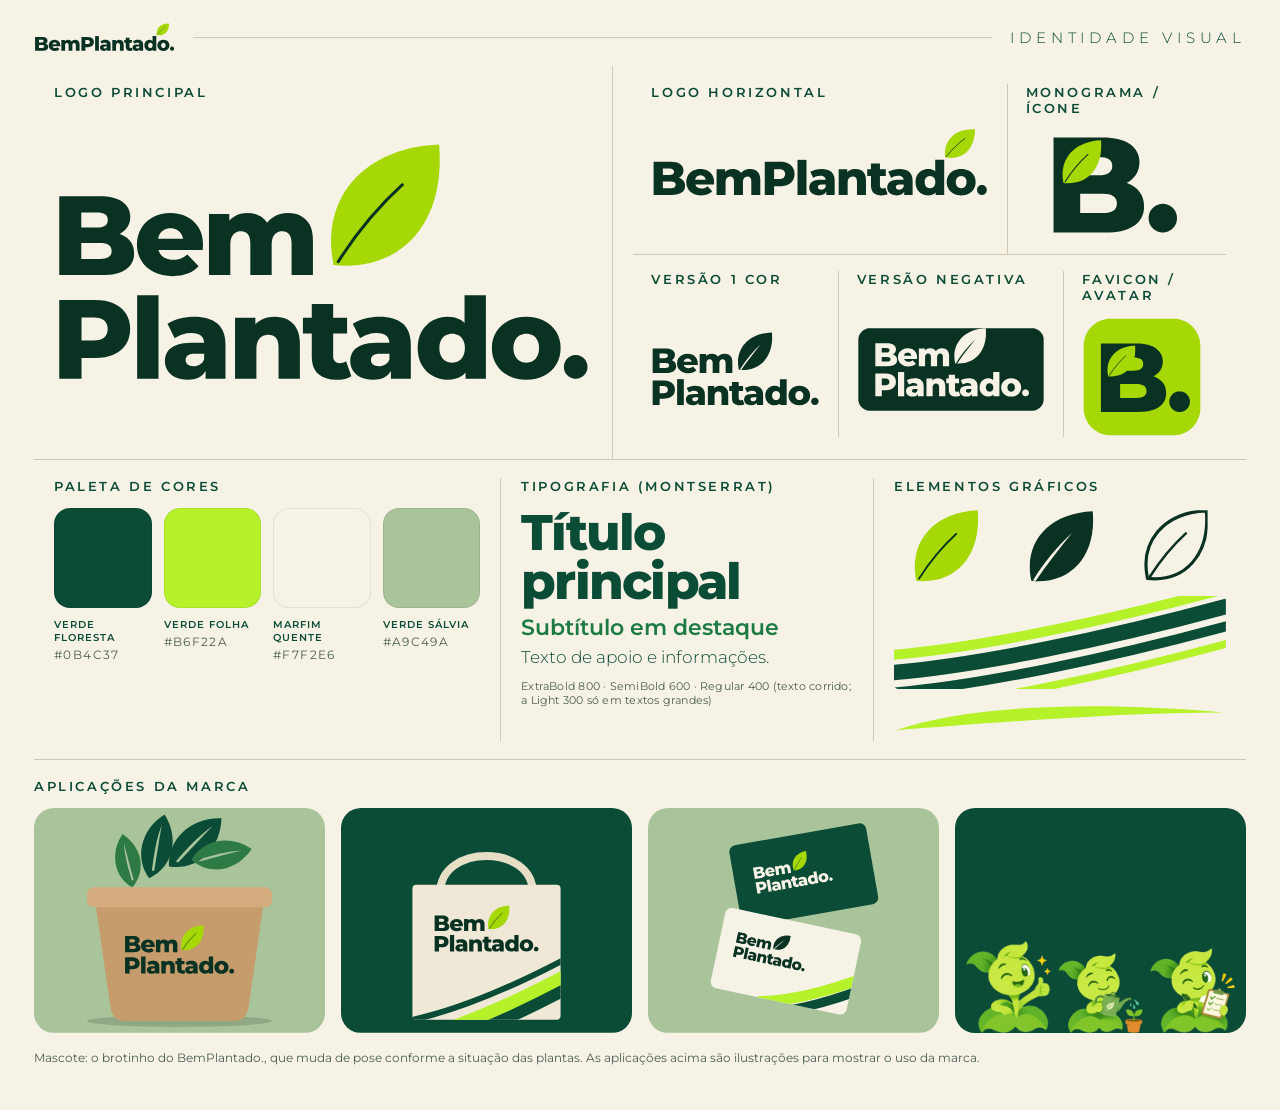
<file: static/paginas/identidade.html>
<!doctype html>
<html lang="pt-BR">
<head>
  <meta charset="utf-8">
  <meta name="viewport" content="width=device-width, initial-scale=1">
  <title>BemPlantado. · Identidade visual</title>
  <base href="/static/">
  <link rel="icon" type="image/svg+xml" href="/static/marca/favicon.svg">
  <link href="https://fonts.googleapis.com/css2?family=Montserrat:wght@300;400;500;600;800&display=swap" rel="stylesheet">
  <style>
    @page { size: 1448px 1150px; margin: 0; }
    :root { --floresta: #0B4C37; --folha: #B6F22A; --marfim: #F7F2E6; --salvia: #A9C49A; --linha: #cfc9b6; --tinta-suave: #4a5d52; }
    * { box-sizing: border-box; -webkit-print-color-adjust: exact; print-color-adjust: exact; }
    body { margin: 0; background: var(--marfim); color: var(--floresta); font-family: 'Montserrat', system-ui, sans-serif; }
    .quadro { max-width: 1448px; margin: 0 auto; padding: 22px 34px 34px; }
    h2 { font-size: 13px; letter-spacing: .2em; text-transform: uppercase; font-weight: 600; margin: 0 0 14px; }
    .topo { display: flex; align-items: center; gap: 18px; padding-bottom: 14px; }
    .topo img { height: 30px; }
    .topo hr { flex: 1; border: 0; border-top: 1px solid var(--linha); margin: 0; }
    .topo span { letter-spacing: .32em; font-weight: 300; font-size: 15px; text-transform: uppercase; }
    .grade1 { display: grid; grid-template-columns: 1.05fr 1.15fr; border-bottom: 1px solid var(--linha); }
    .col { padding: 18px 20px 22px; }
    .col + .col { border-left: 1px solid var(--linha); }
    .principal img { width: 100%; max-width: 560px; display: block; margin: 40px 0 10px; }
    .dupla { display: grid; grid-template-columns: 1.7fr 1fr; gap: 0; border-bottom: 1px solid var(--linha); }
    .dupla > div { padding: 0 18px 18px; }
    .dupla > div + div { border-left: 1px solid var(--linha); }
    .dupla img { max-width: 100%; display: block; }
    .horizontal img { width: 100%; margin-top: 26px; }
    .mono img { width: 130px; margin: 18px 0 0 24px; }
    .trio { display: grid; grid-template-columns: 1fr 1.1fr .8fr; padding-top: 16px; }
    .trio > div { padding: 0 18px; display: flex; flex-direction: column; justify-content: space-between; }
    .trio > div + div { border-left: 1px solid var(--linha); }
    .trio .logo-box { flex: 1; display: flex; align-items: center; }
    .trio img { max-width: 100%; display: block; }
    .grade2 { display: grid; grid-template-columns: 1.25fr 1fr 1fr; border-bottom: 1px solid var(--linha); padding: 18px 0; }
    .grade2 > div { padding: 0 20px; }
    .grade2 > div + div { border-left: 1px solid var(--linha); }
    .cores { display: grid; grid-template-columns: repeat(4, 1fr); gap: 12px; }
    .cor .amostra { height: 100px; border-radius: 16px; border: 1px solid rgba(0,0,0,.08); }
    .cor b { display: block; font-size: 10px; letter-spacing: .1em; text-transform: uppercase; font-weight: 600; margin-top: 10px; }
    .cor span { font-size: 11.5px; letter-spacing: .12em; color: var(--tinta-suave); }
    .tipo .t1 { font-weight: 800; font-size: 50px; line-height: .98; letter-spacing: -.035em; margin: 0 0 8px; }
    .tipo .t2 { font-weight: 600; font-size: 22px; color: #1c7a43; margin: 0 0 6px; }
    .tipo .t3 { font-weight: 300; font-size: 17px; margin: 0; }
    .tipo .nota { font-size: 11px; color: var(--tinta-suave); margin-top: 12px; letter-spacing: .02em; font-weight: 400; }
    .elementos { display: grid; grid-template-columns: repeat(3, 1fr); gap: 8px 14px; align-items: center; }
    .elementos img { width: 76px; justify-self: center; }
    .elementos svg { width: 100%; }
    .elementos .largo { grid-column: 1 / -1; }
    .apps { padding-top: 18px; }
    .apps .linha { display: grid; grid-template-columns: repeat(4, 1fr); gap: 16px; }
    .apps svg, .apps .mascote { width: 100%; height: auto; border-radius: 20px; display: block; }
    .apps .mascote { background: var(--floresta); aspect-ratio: 440 / 340; display: flex; align-items: flex-end; justify-content: space-around; padding: 14px 8px 0; overflow: hidden; }
    .apps .mascote img { width: 31%; height: auto; }
    .rodape { margin-top: 18px; font-size: 11.5px; color: var(--tinta-suave); font-weight: 400; }
    @media screen and (max-width: 1000px) {
      .grade1, .dupla, .trio, .grade2, .apps .linha { grid-template-columns: 1fr; }
      .col + .col, .dupla > div + div, .trio > div + div, .grade2 > div + div { border-left: 0; border-top: 1px solid var(--linha); padding-top: 16px; margin-top: 16px; }
    }
  </style>
</head>
<body>
<div class="quadro">
  <div class="topo"><img src="/static/marca/logo-horizontal.svg" alt="BemPlantado."><hr><span>Identidade visual</span></div>

  <div class="grade1">
    <div class="col principal">
      <h2>Logo principal</h2>
      <img src="/static/marca/logo-principal.svg" alt="Logo principal do BemPlantado.">
    </div>
    <div class="col">
      <div class="dupla">
        <div class="horizontal"><h2>Logo horizontal</h2><img src="/static/marca/logo-horizontal.svg" alt="Logo horizontal"></div>
        <div class="mono"><h2>Monograma / ícone</h2><img src="/static/marca/monograma.svg" alt="Monograma B."></div>
      </div>
      <div class="trio">
        <div><h2>Versão 1 cor</h2><div class="logo-box"><img src="/static/marca/logo-1cor.svg" alt="Logo em uma cor"></div></div>
        <div><h2>Versão negativa</h2><div class="logo-box"><img src="/static/marca/logo-negativa.svg" alt="Logo negativa"></div></div>
        <div><h2>Favicon / avatar</h2><div class="logo-box"><img src="/static/marca/favicon.svg" alt="Favicon" style="width:120px"></div></div>
      </div>
    </div>
  </div>

  <div class="grade2">
    <div>
      <h2>Paleta de cores</h2>
      <div class="cores">
        <div class="cor"><div class="amostra" style="background:#0B4C37"></div><b>Verde floresta</b><span>#0B4C37</span></div>
        <div class="cor"><div class="amostra" style="background:#B6F22A"></div><b>Verde folha</b><span>#B6F22A</span></div>
        <div class="cor"><div class="amostra" style="background:#F7F2E6"></div><b>Marfim quente</b><span>#F7F2E6</span></div>
        <div class="cor"><div class="amostra" style="background:#A9C49A"></div><b>Verde sálvia</b><span>#A9C49A</span></div>
      </div>
    </div>
    <div class="tipo">
      <h2>Tipografia (Montserrat)</h2>
      <p class="t1">Título<br>principal</p>
      <p class="t2">Subtítulo em destaque</p>
      <p class="t3">Texto de apoio e informações.</p>
      <p class="nota">ExtraBold 800 · SemiBold 600 · Regular 400 (texto corrido; a Light 300 só em textos grandes)</p>
    </div>
    <div>
      <h2>Elementos gráficos</h2>
      <div class="elementos">
        <img src="/static/marca/elemento-folha-lima.svg" alt="">
        <img src="/static/marca/elemento-folha-floresta.svg" alt="">
        <img src="/static/marca/elemento-folha-contorno.svg" alt="">
        <svg class="largo" viewBox="0 0 300 84" aria-hidden="true">
          <defs><clipPath id="cp"><rect width="300" height="84" rx="4"/></clipPath></defs>
          <g clip-path="url(#cp)" fill="none">
            <path d="M-10 70C70 64 190 40 320 4" stroke="#0B4C37" stroke-width="14"/>
            <path d="M-10 54C70 48 190 24 320 -12" stroke="#B6F22A" stroke-width="9"/>
            <path d="M-10 88C70 82 190 58 320 22" stroke="#0B4C37" stroke-width="9"/>
            <path d="M-10 104C70 98 190 74 320 38" stroke="#B6F22A" stroke-width="7"/>
          </g>
        </svg>
        <svg class="largo" viewBox="0 0 300 40" aria-hidden="true"><path d="M2 30C70 6 190 4 298 14C200 14 80 24 2 30Z" fill="#B6F22A"/></svg>
      </div>
    </div>
  </div>

  <div class="apps">
    <h2>Aplicações da marca</h2>
    <div class="linha">
      <!-- vaso -->
      <svg viewBox="0 0 440 340" role="img" aria-label="Vaso de papel kraft com a logo">
        <defs><symbol id="f" viewBox="0 0 100 110"><path fill="currentColor" fill-rule="evenodd" d="M4 108C-4 56 36 6 98 2C102 64 62 110 4 108ZM17 96C38 66 58 40 82 19C60 47 40 74 21 99Z"/></symbol></defs>
        <rect width="440" height="340" rx="22" fill="#A9C49A"/>
        <g color="#0B4C37"><use href="#f" x="150" y="20" width="70" height="77" transform="rotate(-28 185 58)"/><use href="#f" x="205" y="10" width="76" height="84" transform="rotate(6 243 52)"/></g>
        <g color="#2d7a45"><use href="#f" x="250" y="34" width="66" height="72" transform="rotate(38 283 70)"/><use href="#f" x="112" y="48" width="58" height="64" transform="rotate(-52 141 80)"/></g>
        <ellipse cx="220" cy="322" rx="140" ry="9" fill="rgba(0,0,0,.14)"/>
        <path d="M92 138H348L324 304Q320 322 302 322H138Q120 322 116 304Z" fill="#C69C6D"/>
        <rect x="80" y="120" width="280" height="30" rx="10" fill="#D3AB7C"/>
        <image href="/static/marca/logo-principal.svg" x="136" y="176" width="168"/>
      </svg>
      <!-- sacola -->
      <svg viewBox="0 0 440 340" role="img" aria-label="Sacola de tecido com a logo">
        <rect width="440" height="340" rx="22" fill="#0B4C37"/>
        <path d="M150 128C150 54 290 54 290 128" fill="none" stroke="#E7DEC6" stroke-width="12" stroke-linecap="round"/>
        <rect x="108" y="116" width="224" height="204" rx="6" fill="#EFE8D6"/>
        <defs><clipPath id="sac"><rect x="108" y="116" width="224" height="204" rx="6"/></clipPath></defs>
        <g clip-path="url(#sac)" fill="none">
          <path d="M100 352C150 340 230 312 340 254" stroke="#B6F22A" stroke-width="20"/>
          <path d="M100 372C150 360 230 332 340 274" stroke="#0B4C37" stroke-width="18"/>
          <path d="M100 322C150 312 230 286 340 228" stroke="#0B4C37" stroke-width="9"/>
        </g>
        <image href="/static/marca/logo-principal.svg" x="140" y="146" width="160"/>
      </svg>
      <!-- cartões -->
      <svg viewBox="0 0 440 340" role="img" aria-label="Cartões de visita">
        <rect width="440" height="340" rx="22" fill="#A9C49A"/>
        <g transform="rotate(-10 230 110)"><rect x="132" y="40" width="210" height="124" rx="10" fill="#0B4C37"/><image href="/static/marca/logo-claro.svg" x="162" y="66" width="118"/></g>
        <g transform="rotate(12 210 230)"><rect x="104" y="170" width="210" height="124" rx="10" fill="#F7F2E6"/>
          <clipPath id="car"><rect x="104" y="170" width="210" height="124" rx="10"/></clipPath>
          <g clip-path="url(#car)" fill="none"><path d="M180 300C220 292 270 270 330 232" stroke="#B6F22A" stroke-width="16"/><path d="M180 318C220 310 270 288 330 250" stroke="#0B4C37" stroke-width="14"/></g>
          <image href="/static/marca/logo-1cor.svg" x="128" y="192" width="112"/></g>
      </svg>
      <!-- mascote -->
      <div class="mascote" role="img" aria-label="Mascote do BemPlantado.">
        <img src="/static/mascote/joinha.webp" alt=""><img src="/static/mascote/regador.webp" alt=""><img src="/static/mascote/prancheta.webp" alt="">
      </div>
    </div>
    <p class="rodape">Mascote: o brotinho do BemPlantado., que muda de pose conforme a situação das plantas. As aplicações acima são ilustrações para mostrar o uso da marca.</p>
  </div>
</div>
</body>
</html>
</file>
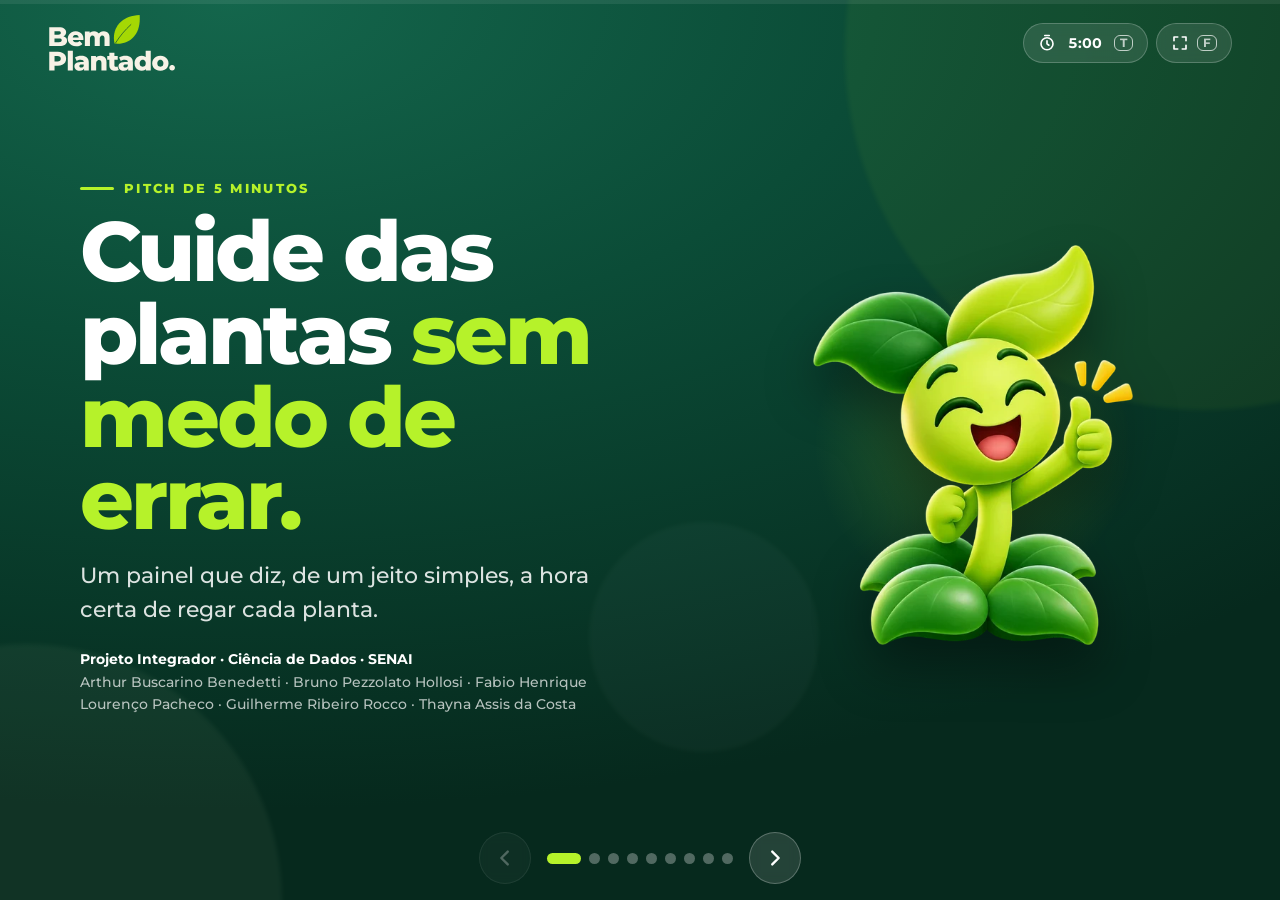
<file: static/paginas/pitch.html>
<!doctype html>
<html lang="pt-BR">
<head>
  <meta charset="utf-8">
  <meta name="viewport" content="width=device-width, initial-scale=1, viewport-fit=cover">
  <title>BemPlantado. — Pitch de 5 minutos</title>
  <meta name="description" content="Pitch de 5 minutos do BemPlantado.: cuide das suas plantas sem medo de errar.">
  <meta name="theme-color" content="#0B4C37">
  <link rel="icon" type="image/svg+xml" href="/static/marca/favicon.svg">
  <link rel="preconnect" href="https://fonts.googleapis.com">
  <link rel="preconnect" href="https://fonts.gstatic.com" crossorigin>
  <link href="https://fonts.googleapis.com/css2?family=Montserrat:wght@400;500;600;700;800&display=swap" rel="stylesheet">
  <style>
    :root {
      --floresta: #0B4C37; --floresta-2: #0F5A43; --floresta-3: #14664C; --noite: #06291d;
      --lima: #B6F22A; --marfim: #F7F2E6; --salvia: #A9C49A; --tinta: #10281f; --suave: #5b6b62;
      --alerta: #F2A93B; --chuva: #6EC1E4;
      --display: "Montserrat", system-ui, -apple-system, "Segoe UI", sans-serif;
      --ease: cubic-bezier(.2, .8, .25, 1);
    }
    * { box-sizing: border-box; margin: 0; padding: 0; }
    html, body { height: 100%; }
    body { font-family: var(--display); color: #fff; background: var(--noite); overflow: hidden; -webkit-font-smoothing: antialiased; }
    button { font: inherit; color: inherit; cursor: pointer; border: none; background: none; }
    a { color: inherit; }
    :focus-visible { outline: 3px solid var(--lima); outline-offset: 3px; border-radius: 8px; }
    .so-leitor { position: absolute; width: 1px; height: 1px; overflow: hidden; clip: rect(0 0 0 0); white-space: nowrap; }

    /* ---------- fundo vivo ---------- */
    .fundo { position: fixed; inset: 0; z-index: 0; overflow: hidden;
      background: radial-gradient(120% 90% at 18% 0%, var(--floresta-3) 0%, var(--floresta) 42%, var(--noite) 100%); }
    .fundo i { position: absolute; border-radius: 50%; filter: blur(2px); opacity: .55; animation: flutua 18s ease-in-out infinite; }
    .fundo i:nth-child(1) { width: 56vmax; height: 56vmax; right: -22vmax; top: -24vmax; background: rgba(182, 242, 42, .10); }
    .fundo i:nth-child(2) { width: 40vmax; height: 40vmax; left: -18vmax; bottom: -20vmax; background: rgba(169, 196, 154, .12); animation-delay: -6s; }
    .fundo i:nth-child(3) { width: 18vmax; height: 18vmax; left: 46%; top: 58%; background: rgba(255, 255, 255, .05); animation-delay: -11s; }
    @keyframes flutua { 0%, 100% { transform: translate(0, 0) scale(1); } 50% { transform: translate(-2vmax, 2.4vmax) scale(1.06); } }
    .folhas-caindo { position: fixed; inset: 0; z-index: 1; pointer-events: none; overflow: hidden; }
    .folhas-caindo svg { position: absolute; top: -40px; width: 26px; height: 26px; opacity: 0; animation: cai linear infinite; }
    @keyframes cai { 0% { transform: translate3d(0, -40px, 0) rotate(0); opacity: 0; } 8% { opacity: .55; } 92% { opacity: .35; } 100% { transform: translate3d(var(--dx), 112vh, 0) rotate(var(--rot)); opacity: 0; } }

    /* ---------- barra de cima ---------- */
    .barra { position: fixed; z-index: 20; top: 0; left: 0; right: 0; display: flex; align-items: center; justify-content: space-between; gap: 12px;
      padding: max(14px, env(safe-area-inset-top)) clamp(16px, 4vw, 48px) 10px; }
    .barra img { height: 58px; width: auto; display: block; }
    .barra-dir { display: flex; align-items: center; gap: 8px; }
    .pilula { display: inline-flex; align-items: center; gap: 8px; min-height: 40px; padding: 0 14px; border-radius: 999px; font-weight: 700; font-size: .85rem;
      background: rgba(255, 255, 255, .10); border: 1.5px solid rgba(255, 255, 255, .22); backdrop-filter: blur(6px); transition: background .2s, border-color .2s; }
    .pilula:hover { background: rgba(255, 255, 255, .18); }
    .pilula[aria-pressed=true] { background: var(--lima); color: var(--floresta); border-color: var(--lima); }
    .pilula kbd { font: inherit; font-size: .72rem; opacity: .7; border: 1px solid currentColor; border-radius: 6px; padding: 0 5px; }
    #relogio { font-variant-numeric: tabular-nums; min-width: 4.2ch; text-align: center; }
    .progresso { position: fixed; z-index: 21; left: 0; top: 0; height: 4px; width: 100%; background: rgba(255, 255, 255, .08); }
    .progresso b { display: block; height: 100%; width: 0; background: linear-gradient(90deg, var(--lima), #e6ff8f); box-shadow: 0 0 14px rgba(182, 242, 42, .7); transition: width .9s linear; }
    .progresso b.passou { background: linear-gradient(90deg, #F2A93B, #ff7a59); }

    /* ---------- palco e slides ---------- */
    #palco { position: fixed; inset: 0; z-index: 5; }
    .slide { position: absolute; inset: 0; display: grid; align-content: center; justify-items: center; gap: 26px;
      padding: clamp(64px, 10vh, 104px) clamp(20px, 6vw, 110px) clamp(76px, 11vh, 112px); overflow-y: auto; overflow-x: hidden;
      visibility: hidden; opacity: 0; transform: translateX(46px); transition: opacity .55s var(--ease), transform .55s var(--ease), visibility 0s .55s; }
    .slide.ativo { visibility: visible; opacity: 1; transform: none; transition: opacity .55s var(--ease), transform .55s var(--ease); }
    .slide.anterior { transform: translateX(-46px); }
    .conteudo { width: min(1120px, 100%); display: grid; gap: clamp(12px, 2.6vh, 30px); }
    .rotulo { display: inline-flex; align-items: center; gap: 10px; font-weight: 800; font-size: .8rem; letter-spacing: .18em; text-transform: uppercase; color: var(--lima); }
    .rotulo::before { content: ""; width: 34px; height: 3px; border-radius: 3px; background: var(--lima); }
    .tempo-slide { margin-left: 6px; padding: 3px 10px; border-radius: 999px; background: rgba(255, 255, 255, .12); color: #fff; letter-spacing: .02em; font-size: .75rem; }
    h1, h2 { font-weight: 800; letter-spacing: -.035em; line-height: 1.02; }
    h2 { font-size: clamp(1.7rem, min(4.8vw, 7.2vh), 3.8rem); text-wrap: balance; }
    h2 em, h1 em { font-style: normal; color: var(--lima); }
    .grande { font-size: clamp(2.1rem, min(6.6vw, 9.4vh), 5.4rem); line-height: .98; }
    p.lead { font-size: clamp(.98rem, min(1.8vw, 2.7vh), 1.4rem); line-height: 1.5; color: rgba(255, 255, 255, .86); max-width: 38ch; font-weight: 500; }
    .duas { display: grid; grid-template-columns: 1.15fr .85fr; align-items: center; gap: clamp(20px, 4vw, 64px); }
    .duas .arte { display: grid; place-items: center; position: relative; }
    .arte img { width: min(100%, 360px); max-height: min(50vh, 400px); height: auto; object-fit: contain; filter: drop-shadow(0 26px 26px rgba(0, 0, 0, .4)); animation: pairar 5.2s ease-in-out infinite; position: relative; z-index: 1; }
    .arte::before { content: ""; position: absolute; width: min(78%, 330px); aspect-ratio: 1; border-radius: 50%; background: radial-gradient(circle, rgba(182, 242, 42, .22), rgba(182, 242, 42, 0) 68%); }
    @keyframes pairar { 0%, 100% { transform: translateY(0) rotate(-1deg); } 50% { transform: translateY(-12px) rotate(1deg); } }

    /* revelar em sequência */
    .rev { opacity: 0; transform: translateY(22px); }
    .slide.ativo .rev { animation: sobe .75s var(--ease) both; animation-delay: calc(var(--i, 0) * 110ms + 120ms); }
    @keyframes sobe { from { opacity: 0; transform: translateY(22px); } to { opacity: 1; transform: none; } }

    /* ---------- cartões ---------- */
    .cartoes { display: grid; grid-template-columns: repeat(3, 1fr); gap: clamp(12px, 2vw, 22px); }
    .cartao { position: relative; padding: clamp(12px, 2.2vh, 26px) clamp(16px, 2vw, 26px); border-radius: 28px; background: var(--marfim); color: var(--tinta); box-shadow: inset 0 2px 0 rgba(255, 255, 255, .9), 0 6px 0 rgba(0, 0, 0, .2), 0 22px 34px rgba(0, 0, 0, .25); display: grid; gap: 10px; align-content: start; }
    .cartao h3 { font-size: clamp(1rem, min(1.8vw, 2.6vh), 1.4rem); font-weight: 800; letter-spacing: -.02em; line-height: 1.1; color: var(--floresta); }
    .cartao p { font-size: clamp(.85rem, min(1.3vw, 2vh), 1.02rem); line-height: 1.45; color: var(--suave); font-weight: 500; }
    .cartao p b { color: var(--tinta); }
    .icone { width: 54px; height: 54px; border-radius: 18px; display: grid; place-items: center; background: var(--floresta); color: var(--lima); }
    .icone svg { width: 30px; height: 30px; }
    .icone.alerta { background: #fff1d6; color: #b9770e; }
    .icone.chuva { background: #def2fb; color: #1d7fa8; }
    .icone.lima { background: var(--lima); color: var(--floresta); }

    /* ---------- slide: pergunta ---------- */
    .pergunta { text-align: center; justify-items: center; }
    .pergunta .grande em { display: inline-block; }
    .opcoes { display: flex; flex-wrap: wrap; justify-content: center; gap: 14px; }
    .opcao { padding: 14px 26px; border-radius: 999px; background: rgba(255, 255, 255, .10); border: 2px solid rgba(255, 255, 255, .22); font-weight: 700; font-size: clamp(1rem, 2vw, 1.35rem); }
    .opcao.forte { background: var(--lima); color: var(--floresta); border-color: var(--lima); }

    /* ---------- slide: solução (cartão de planta) ---------- */
    .planta-demo { background: #fff; color: var(--tinta); border-radius: 34px; padding: clamp(14px, 2.6vh, 30px) clamp(18px, 2.4vw, 30px); width: min(440px, 100%); display: grid; gap: clamp(8px, 1.6vh, 14px);
      box-shadow: inset 0 2px 0 #fff, 0 8px 0 rgba(0, 0, 0, .22), 0 34px 50px rgba(0, 0, 0, .35); position: relative; }
    .planta-demo .nome { font-size: clamp(1.3rem, 3.2vh, 1.6rem); font-weight: 800; color: var(--floresta); letter-spacing: -.03em; line-height: 1; }
    .planta-demo .grupo { color: var(--suave); font-size: .92rem; font-weight: 500; margin-top: 2px; }
    .estado { display: inline-flex; align-items: center; gap: 10px; padding: clamp(6px, 1.2vh, 10px) 16px; border-radius: 999px; font-weight: 800; font-size: clamp(1rem, 2.4vh, 1.15rem); transition: background .5s, color .5s; width: fit-content; }
    .estado.hoje { background: #ffe3dd; color: #a8321c; }
    .estado.amanha { background: #fff1d6; color: #9a620a; }
    .estado.ok { background: #dff5d3; color: #1d6b3a; }
    .estado svg { width: 20px; height: 20px; }
    .barra-rega { height: 12px; border-radius: 12px; background: #dde8de; overflow: hidden; }
    .barra-rega b { display: block; height: 100%; width: 30%; background: var(--floresta); border-radius: 12px; transition: width 1.1s var(--ease), background .5s; }
    .planta-demo .legenda { color: var(--suave); font-size: .88rem; font-weight: 500; }
    .botao-demo { margin-top: 2px; min-height: clamp(42px, 6.4vh, 52px); border-radius: 999px; font-weight: 800; background: linear-gradient(180deg, #c9f94f, var(--lima)); color: var(--floresta); box-shadow: 0 5px 0 #7da60f; }
    .planta-demo .chip-mascote { position: absolute; right: -14px; top: -34px; width: 92px; max-height: none; height: auto; z-index: 3; filter: drop-shadow(0 10px 10px rgba(0, 0, 0, .3)); animation: pairar 4.6s ease-in-out infinite; }

    /* ---------- slide: como funciona (fluxo) ---------- */
    .fluxo { display: grid; grid-template-columns: repeat(5, 1fr); gap: 0; align-items: start; position: relative; }
    .no { display: grid; justify-items: center; gap: 10px; text-align: center; position: relative; padding: 0 6px; }
    .no .bolha { width: clamp(64px, 8vw, 92px); aspect-ratio: 1; border-radius: 28%; display: grid; place-items: center; background: var(--marfim); color: var(--floresta);
      box-shadow: inset 0 2px 0 #fff, 0 6px 0 rgba(0, 0, 0, .22), 0 18px 26px rgba(0, 0, 0, .3); position: relative; z-index: 2; }
    .no .bolha svg { width: 52%; height: 52%; }
    .no:nth-child(odd) .bolha { background: var(--lima); }
    .no h3 { font-size: clamp(.95rem, 1.5vw, 1.2rem); font-weight: 800; }
    .no p { font-size: clamp(.78rem, 1.05vw, .92rem); line-height: 1.4; color: rgba(255, 255, 255, .78); font-weight: 500; }
    .fluxo::before { content: ""; position: absolute; z-index: 1; left: 10%; right: 10%; top: clamp(32px, 4vw, 46px); height: 4px; border-radius: 4px;
      background: repeating-linear-gradient(90deg, rgba(255, 255, 255, .35) 0 14px, transparent 14px 26px); background-size: 52px 4px; animation: corre 1.6s linear infinite; }
    @keyframes corre { to { background-position: 52px 0; } }
    .faixa-dados { display: flex; flex-wrap: wrap; gap: 10px; justify-content: center; }
    .etiqueta { padding: 8px 16px; border-radius: 999px; font-weight: 700; font-size: .9rem; background: rgba(255, 255, 255, .10); border: 1.5px solid rgba(255, 255, 255, .2); }
    .etiqueta.lima { background: var(--lima); color: var(--floresta); border-color: var(--lima); }

    /* ---------- slide: inteligência ---------- */
    .conta { display: grid; grid-template-columns: 1fr auto 1.25fr auto 1fr; align-items: center; gap: clamp(8px, 1.6vw, 22px); }
    .conta .sinal { font-size: clamp(1.8rem, 3.4vw, 3rem); font-weight: 800; color: var(--lima); text-align: center; }
    .bloco-grupo { text-align: center; padding: 22px 18px; border-radius: 28px; background: var(--marfim); color: var(--tinta); box-shadow: 0 6px 0 rgba(0, 0, 0, .2), 0 22px 34px rgba(0, 0, 0, .25); }
    .bloco-grupo b { display: block; font-size: clamp(2rem, 4vw, 3.2rem); font-weight: 800; color: var(--floresta); letter-spacing: -.04em; line-height: 1; }
    .bloco-grupo span { font-weight: 600; color: var(--suave); font-size: .95rem; }
    .ajustes { display: grid; grid-template-columns: 1fr 1fr; gap: 10px; }
    .ajuste { display: flex; align-items: center; gap: 10px; padding: 12px 14px; border-radius: 20px; background: rgba(255, 255, 255, .10); border: 1.5px solid rgba(255, 255, 255, .2); font-weight: 700; font-size: clamp(.82rem, 1.2vw, .98rem); line-height: 1.2; }
    .ajuste svg { width: 26px; height: 26px; flex: none; color: var(--lima); }
    .ajuste small { display: block; font-weight: 500; opacity: .75; font-size: .82em; }
    .resultado { text-align: center; padding: 22px 18px; border-radius: 28px; background: var(--lima); color: var(--floresta); font-weight: 800; box-shadow: 0 6px 0 #7da60f, 0 22px 34px rgba(0, 0, 0, .25); }
    .resultado b { display: block; font-size: clamp(1.4rem, 2.6vw, 2.2rem); letter-spacing: -.03em; line-height: 1.05; }
    .resultado span { font-weight: 600; font-size: .9rem; }
    .nota-rodape { text-align: center; color: rgba(255, 255, 255, .8); font-weight: 600; font-size: clamp(.95rem, 1.5vw, 1.15rem); }

    /* ---------- slide: viável ---------- */
    .tec { display: flex; flex-wrap: wrap; gap: 10px; }
    .selos { display: grid; grid-template-columns: repeat(4, 1fr); gap: clamp(10px, 1.6vw, 18px); }
    .selo { text-align: center; padding: 20px 12px; border-radius: 26px; background: rgba(255, 255, 255, .08); border: 1.5px solid rgba(255, 255, 255, .18); display: grid; gap: 8px; justify-items: center; }
    .selo svg { width: 38px; height: 38px; color: var(--lima); }
    .selo b { font-size: clamp(.92rem, 1.4vw, 1.1rem); font-weight: 800; }
    .selo span { font-size: .85rem; opacity: .75; font-weight: 500; line-height: 1.3; }

    /* ---------- slide: fim ---------- */
    .passos { display: grid; gap: 12px; }
    .passo { display: flex; align-items: center; gap: 14px; padding: clamp(8px, 1.6vh, 14px) 18px; border-radius: 22px; background: rgba(255, 255, 255, .09); border: 1.5px solid rgba(255, 255, 255, .18); font-weight: 600; font-size: clamp(.95rem, 1.5vw, 1.15rem); }
    .passo i { flex: none; width: 34px; height: 34px; border-radius: 50%; display: grid; place-items: center; background: var(--lima); color: var(--floresta); font-style: normal; font-weight: 800; }
    .cta { display: inline-flex; align-items: center; gap: 12px; min-height: clamp(48px, 7.4vh, 60px); padding: 0 30px; border-radius: 999px; text-decoration: none; font-weight: 800; font-size: 1.15rem;
      background: linear-gradient(180deg, #c9f94f, var(--lima)); color: var(--floresta); box-shadow: 0 6px 0 #7da60f, 0 18px 30px rgba(0, 0, 0, .3); transition: transform .2s var(--ease); width: fit-content; }
    .cta:hover { transform: translateY(-3px); }
    .equipe { font-size: clamp(.8rem, 1.1vw, .92rem); color: rgba(255, 255, 255, .7); font-weight: 500; line-height: 1.6; max-width: 62ch; }
    .equipe b { color: #fff; }

    /* ---------- controles ---------- */
    .controles { position: fixed; z-index: 20; left: 0; right: 0; bottom: 0; display: flex; align-items: center; justify-content: center; gap: 16px; padding: 12px 16px max(16px, env(safe-area-inset-bottom)); pointer-events: none; }
    .controles > * { pointer-events: auto; }
    .seta { width: 52px; height: 52px; border-radius: 50%; display: grid; place-items: center; background: rgba(255, 255, 255, .12); border: 1.5px solid rgba(255, 255, 255, .25); backdrop-filter: blur(6px); transition: background .2s, transform .2s; }
    .seta:hover { background: var(--lima); color: var(--floresta); transform: scale(1.06); }
    .seta svg { width: 22px; height: 22px; }
    .seta[disabled] { opacity: .3; pointer-events: none; }
    .pontos { display: flex; gap: 8px; align-items: center; }
    .pontos button { width: 11px; height: 11px; border-radius: 99px; background: rgba(255, 255, 255, .3); transition: width .35s var(--ease), background .35s; padding: 0; }
    .pontos button[aria-current=true] { width: 34px; background: var(--lima); }
    #ajuda { position: fixed; z-index: 25; left: 50%; bottom: 84px; transform: translateX(-50%); padding: 10px 18px; border-radius: 999px; background: rgba(6, 41, 29, .9); border: 1.5px solid rgba(255, 255, 255, .2); font-size: .85rem; font-weight: 600; transition: opacity .6s; white-space: nowrap; }
    #ajuda.some { opacity: 0; pointer-events: none; }

    /* ---------- telas menores ---------- */
    @media (max-width: 860px) {
      .duas { grid-template-columns: 1fr; }
      .duas .arte { order: -1; }
      .arte img { max-height: 24vh; width: auto; }
      .cartoes, .selos { grid-template-columns: 1fr 1fr; }
      .cartoes .cartao:last-child:nth-child(odd) { grid-column: 1 / -1; }
      .fluxo { grid-template-columns: 1fr; gap: 14px; }
      .fluxo::before { display: none; }
      .no { grid-template-columns: 64px 1fr; justify-items: start; text-align: left; column-gap: 14px; align-items: center; }
      .no .bolha { grid-row: span 2; width: 60px; }
      .conta { grid-template-columns: 1fr; }
      .conta .sinal { line-height: 1; }
      .pilula kbd, .pilula .txt { display: none; }
      .slide { align-content: start; padding-top: 74px; }
      .planta-demo .chip-mascote { width: 70px; right: -6px; top: -26px; }
      #ajuda { display: none; }
    }
    @media (max-width: 520px) { .cartoes, .selos { grid-template-columns: 1fr; } .barra img { height: 46px; } .ajustes { grid-template-columns: 1fr; } }
    @media (max-height: 660px) and (min-width: 861px) { .arte img { max-height: 38vh; } .slide { gap: 12px; } .passos { gap: 8px; } .passo { padding: 6px 14px; } .grande { font-size: clamp(2rem, min(5.6vw, 8vh), 4.4rem); } .conteudo { gap: 12px; } }
    @media (prefers-reduced-motion: reduce) {
      *, *::before, *::after { animation: none !important; transition-duration: .01ms !important; }
      .rev { opacity: 1; transform: none; } .folhas-caindo { display: none; }
    }
  </style>
</head>
<body>
  <div class="fundo" aria-hidden="true"><i></i><i></i><i></i></div>
  <div class="folhas-caindo" id="folhas" aria-hidden="true"></div>
  <div class="progresso" aria-hidden="true"><b id="prog"></b></div>

  <header class="barra">
    <a href="/" aria-label="Abrir o BemPlantado."><img src="/static/marca/logo-claro.svg" alt="BemPlantado."></a>
    <div class="barra-dir">
      <button class="pilula" id="btn-cron" type="button" aria-pressed="false" title="Cronômetro de 5 minutos (tecla T)">
        <svg viewBox="0 0 24 24" width="18" height="18" fill="none" stroke="currentColor" stroke-width="2.2" stroke-linecap="round" stroke-linejoin="round" aria-hidden="true"><circle cx="12" cy="13" r="8"/><path d="M12 9v4l2.5 2M9 2h6"/></svg>
        <span id="relogio">5:00</span><kbd>T</kbd>
      </button>
      <button class="pilula" id="btn-tela" type="button" title="Tela cheia (tecla F)" aria-label="Tela cheia">
        <svg viewBox="0 0 24 24" width="18" height="18" fill="none" stroke="currentColor" stroke-width="2.2" stroke-linecap="round" stroke-linejoin="round" aria-hidden="true"><path d="M4 9V4h5M20 9V4h-5M4 15v5h5M20 15v5h-5"/></svg>
        <kbd>F</kbd>
      </button>
    </div>
  </header>

  <main id="palco" aria-live="polite">

    <!-- 1 · capa -->
    <section class="slide" data-titulo="Capa" data-alvo="0">
      <div class="conteudo duas">
        <div>
          <p class="rotulo rev" style="--i:0">Pitch de 5 minutos</p>
          <h1 class="grande rev" style="--i:1; margin-top:14px">Cuide das plantas <em>sem medo de errar.</em></h1>
          <p class="lead rev" style="--i:2; margin-top:18px">Um painel que diz, de um jeito simples, a hora certa de regar cada planta.</p>
          <p class="equipe rev" style="--i:3; margin-top:22px"><b>Projeto Integrador · Ciência de Dados · SENAI</b><br>Arthur Buscarino Benedetti · Bruno Pezzolato Hollosi · Fabio Henrique Lourenço Pacheco · Guilherme Ribeiro Rocco · Thayna Assis da Costa</p>
        </div>
        <div class="arte rev" style="--i:2"><img src="/static/mascote/novo/p-joinha.webp" alt="Mascote do BemPlantado. com o polegar para cima" width="449" height="560"></div>
      </div>
    </section>

    <!-- 2 · abertura -->
    <section class="slide" data-titulo="Abertura" data-alvo="0" data-tempo="0:00 – 0:30">
      <div class="conteudo pergunta">
        <p class="rotulo rev" style="--i:0">Abertura <span class="tempo-slide">0:00 – 0:30</span></p>
        <h2 class="grande rev" style="--i:1">Quantas plantas<br>você já <em>perdeu?</em></h2>
        <div class="opcoes">
          <span class="opcao rev" style="--i:3">Esqueceu de regar?</span>
          <span class="opcao forte rev" style="--i:4">Ou regou demais?</span>
        </div>
        <div class="arte rev" style="--i:5"><img src="/static/mascote/novo/p-calor.webp" alt="Mascote suado e preocupado" width="484" height="560" style="max-height:34vh"></div>
      </div>
    </section>

    <!-- 3 · problema -->
    <section class="slide" data-titulo="O problema" data-alvo="30" data-tempo="0:30 – 1:10">
      <div class="conteudo">
        <p class="rotulo rev" style="--i:0">O problema <span class="tempo-slide">0:30 – 1:10</span></p>
        <h2 class="rev" style="--i:1">Ninguém sabe ao certo <em>quando regar.</em></h2>
        <div class="cartoes">
          <article class="cartao rev" style="--i:2"><div class="icone chuva"><svg viewBox="0 0 24 24" fill="none" stroke="currentColor" stroke-width="2.2" stroke-linecap="round" stroke-linejoin="round" aria-hidden="true"><path d="M12 3s6 6.4 6 10.5a6 6 0 0 1-12 0C6 9.400 12 3 12 3z"/></svg></div><h3>Água demais</h3><p>A raiz <b>apodrece</b> e a planta morre sem que a pessoa perceba a tempo.</p></article>
          <article class="cartao rev" style="--i:3"><div class="icone alerta"><svg viewBox="0 0 24 24" fill="none" stroke="currentColor" stroke-width="2.2" stroke-linecap="round" stroke-linejoin="round" aria-hidden="true"><circle cx="12" cy="12" r="4.2"/><path d="M12 2.5v3M12 18.500v3M2.500 12h3M18.500 12h3M5.300 5.300l2.100 2.100M16.600 16.600l2.100 2.100M5.300 18.700l2.100-2.100M16.600 7.400l2.100-2.100"/></svg></div><h3>Água de menos</h3><p>A folha <b>seca</b>, murcha e cai. Esquecer um dia de calor já faz diferença.</p></article>
          <article class="cartao rev" style="--i:4"><div class="icone"><svg viewBox="0 0 24 24" fill="none" stroke="currentColor" stroke-width="2.2" stroke-linecap="round" stroke-linejoin="round" aria-hidden="true"><path d="M7 18a4.500 4.500 0 0 1-.6-8.960A6 6 0 0 1 18 9.500a4 4 0 0 1-.5 8.500zM9 21l1-2M13 21l1-2"/></svg></div><h3>Muda a cada dia</h3><p>Depende da planta, do <b>calor</b>, do <b>frio</b>, do <b>ar seco</b> e da <b>chuva</b> que vem aí.</p></article>
        </div>
        <p class="nota-rodape rev" style="--i:5">E quem cuida em casa, principalmente as senhoras, acaba no <b style="color:var(--lima)">achismo</b>.</p>
      </div>
    </section>

    <!-- 4 · solução -->
    <section class="slide" data-titulo="A solução" data-alvo="70" data-tempo="1:10 – 1:50">
      <div class="conteudo duas">
        <div style="display:grid; gap:20px">
          <p class="rotulo rev" style="--i:0">A solução <span class="tempo-slide">1:10 – 1:50</span></p>
          <h2 class="rev" style="--i:1">Uma pergunta, <em>uma resposta.</em></h2>
          <p class="lead rev" style="--i:2">“Preciso regar hoje?” Você cria a sua conta em três campos, cadastra as plantas e o painel responde. Sem tabela, sem achismo.</p>
          <div class="faixa-dados rev" style="--i:3"><span class="etiqueta lima">Mascote que orienta</span><span class="etiqueta">Letras grandes</span><span class="etiqueta">Alto contraste</span><span class="etiqueta">Aviso em voz alta</span></div>
        </div>
        <div class="arte rev" style="--i:3">
          <div class="planta-demo" id="demo">
            <img class="chip-mascote" src="/static/mascote/novo/p-regador.webp" alt="" width="438" height="560">
            <div><p class="nome">Violeta da sala</p><p class="grupo">Flores ornamentais</p></div>
            <span class="estado amanha" id="demo-estado"><svg viewBox="0 0 24 24" fill="currentColor" aria-hidden="true"><path d="M12 2.500S5 10 5 15a7 7 0 0 0 14 0c0-5-7-12.500-7-12.500z"/></svg><span id="demo-txt">Regue amanhã</span></span>
            <div class="barra-rega" aria-hidden="true"><b id="demo-barra" style="width:70%"></b></div>
            <p class="legenda" id="demo-leg">Regada há 2 dias · próxima rega em 1 dia</p>
            <button class="botao-demo" type="button" tabindex="-1">Reguei hoje</button>
          </div>
        </div>
      </div>
    </section>

    <!-- 5 · como funciona -->
    <section class="slide" data-titulo="Como funciona" data-alvo="110" data-tempo="1:50 – 2:40">
      <div class="conteudo">
        <p class="rotulo rev" style="--i:0">Como funciona <span class="tempo-slide">1:50 – 2:40</span></p>
        <h2 class="rev" style="--i:1">Do sensor à decisão, <em>numa linha só.</em></h2>
        <div class="fluxo rev" style="--i:2">
          <div class="no"><div class="bolha"><svg viewBox="0 0 24 24" fill="none" stroke="currentColor" stroke-width="2" stroke-linecap="round" stroke-linejoin="round" aria-hidden="true"><rect x="4" y="7" width="16" height="12" rx="3"/><path d="M8 7V5M16 7V5M8 12h.01M12 12h.01M16 12h.01M9 16h6"/></svg></div><h3>Caixinha</h3><p>Sensores de temperatura, pressão, altitude, umidade do ar, CO₂ e partículas</p></div>
          <div class="no"><div class="bolha"><svg viewBox="0 0 24 24" fill="none" stroke="currentColor" stroke-width="2" stroke-linecap="round" stroke-linejoin="round" aria-hidden="true"><circle cx="12" cy="12" r="2"/><path d="M7.800 7.800a6 6 0 0 0 0 8.400M16.200 7.800a6 6 0 0 1 0 8.400M4.900 4.900a10 10 0 0 0 0 14.200M19.100 4.900a10 10 0 0 1 0 14.200"/></svg></div><h3>MQTT</h3><p>Cada leitura viaja como uma mensagem, no padrão da atividade</p></div>
          <div class="no"><div class="bolha"><svg viewBox="0 0 24 24" fill="none" stroke="currentColor" stroke-width="2" stroke-linecap="round" stroke-linejoin="round" aria-hidden="true"><ellipse cx="12" cy="5.500" rx="7" ry="3"/><path d="M5 5.500v6c0 1.700 3.100 3 7 3s7-1.300 7-3v-6M5 11.500v6c0 1.700 3.100 3 7 3s7-1.300 7-3v-6"/></svg></div><h3>Banco de dados</h3><p>Confere, ignora repetidas e guarda tudo na nuvem (PostgreSQL)</p></div>
          <div class="no"><div class="bolha"><svg viewBox="0 0 24 24" fill="none" stroke="currentColor" stroke-width="2" stroke-linecap="round" stroke-linejoin="round" aria-hidden="true"><path d="M8 5 3 12l5 7M16 5l5 7-5 7M13.500 4l-3 16"/></svg></div><h3>API</h3><p>Entrega os dados e aplica as regras de rega</p></div>
          <div class="no"><div class="bolha"><svg viewBox="0 0 24 24" fill="none" stroke="currentColor" stroke-width="2" stroke-linecap="round" stroke-linejoin="round" aria-hidden="true"><rect x="3" y="4" width="18" height="13" rx="2.500"/><path d="M8 21h8M12 17v4M7 13l3-3 3 2 4-5"/></svg></div><h3>Painel</h3><p>Gráficos, previsão de 7 dias e o aviso de cada planta</p></div>
        </div>
        <div class="faixa-dados rev" style="--i:3"><span class="etiqueta lima">Previsão do tempo · 7 dias</span><span class="etiqueta">15 grupos de plantas</span><span class="etiqueta">Identificação por foto</span></div>
      </div>
    </section>

    <!-- 6 · inteligência -->
    <section class="slide" data-titulo="A inteligência" data-alvo="160" data-tempo="2:40 – 3:10">
      <div class="conteudo">
        <p class="rotulo rev" style="--i:0">A inteligência <span class="tempo-slide">2:40 – 3:10</span></p>
        <h2 class="rev" style="--i:1">Cada planta tem o seu ritmo. <em>O clima ajusta.</em></h2>
        <div class="conta rev" style="--i:2">
          <div class="bloco-grupo"><b>15</b><span>grupos de plantas<br>cactos, suculentas, samambaias…</span></div>
          <div class="sinal">+</div>
          <div class="ajustes">
            <div class="ajuste"><svg viewBox="0 0 24 24" fill="none" stroke="currentColor" stroke-width="2.2" stroke-linecap="round" aria-hidden="true"><circle cx="12" cy="12" r="4.200"/><path d="M12 2.500v3M12 18.500v3M2.500 12h3M18.500 12h3M5.300 5.300l2.100 2.100M16.600 16.600l2.100 2.100M5.300 18.700l2.100-2.100M16.600 7.400l2.100-2.100"/></svg><span>Calor<small>regar antes</small></span></div>
            <div class="ajuste"><svg viewBox="0 0 24 24" fill="none" stroke="currentColor" stroke-width="2.2" stroke-linecap="round" aria-hidden="true"><path d="M12 2v20M4.500 6.500l15 11M19.500 6.500l-15 11M9 3.500l3 2.500 3-2.500M9 20.500l3-2.500 3 2.500"/></svg><span>Frio<small>regar depois</small></span></div>
            <div class="ajuste"><svg viewBox="0 0 24 24" fill="none" stroke="currentColor" stroke-width="2.2" stroke-linecap="round" stroke-linejoin="round" aria-hidden="true"><path d="M4 9c2-2 4-2 6 0s4 2 6 0 3-1.500 4-1M4 15c2-2 4-2 6 0s4 2 6 0 3-1.500 4-1"/></svg><span>Ar seco<small>regar antes</small></span></div>
            <div class="ajuste"><svg viewBox="0 0 24 24" fill="none" stroke="currentColor" stroke-width="2.2" stroke-linecap="round" stroke-linejoin="round" aria-hidden="true"><path d="M7 15a4.500 4.500 0 0 1-.6-8.960A6 6 0 0 1 18 7.500a4 4 0 0 1-.5 7.500M9 19l1-2M13 21l1-2M17 19l1-2"/></svg><span>Chuva prevista<small>pode esperar</small></span></div>
          </div>
          <div class="sinal">=</div>
          <div class="resultado"><b>Regar hoje,<br>amanhã ou<br>tudo certo</b><span>um aviso simples</span></div>
        </div>
        <p class="nota-rodape rev" style="--i:3">Vai chover amanhã? O sistema avisa que <b style="color:var(--lima)">dá para esperar.</b></p>
      </div>
    </section>

    <!-- 7 · diferenciais -->
    <section class="slide" data-titulo="Por que é diferente" data-alvo="190" data-tempo="3:10 – 3:55">
      <div class="conteudo duas">
        <div style="display:grid; gap:20px">
          <p class="rotulo rev" style="--i:0">Por que é diferente <span class="tempo-slide">3:10 – 3:55</span></p>
          <h2 class="rev" style="--i:1">Feito para <em>pessoas.</em></h2>
          <div class="cartoes" style="grid-template-columns:1fr">
            <article class="cartao rev" style="--i:2"><h3>Uma pergunta por tela</h3><p>Letras grandes, alto contraste, aviso em voz alta. Cada pessoa tem a <b>sua conta</b>, com as suas plantas e os seus grupos favoritos.</p></article>
            <article class="cartao rev" style="--i:3"><h3>Funciona hoje</h3><p>Antes mesmo da caixinha chegar, com <b>dados simulados</b>. Trocar para os dados reais é só uma configuração.</p></article>
            <article class="cartao rev" style="--i:4"><h3>É honesto</h3><p>A caixinha mede a umidade do <b>ar</b>, não a da terra. O aviso é uma orientação baseada na planta e no clima, não uma promessa mágica.</p></article>
          </div>
        </div>
        <div class="arte rev" style="--i:3"><img src="/static/mascote/novo/p-prancheta.webp" alt="Mascote com uma prancheta de tarefas" width="453" height="560"></div>
      </div>
    </section>

    <!-- 8 · viável -->
    <section class="slide" data-titulo="É viável e seguro" data-alvo="235" data-tempo="3:55 – 4:25">
      <div class="conteudo">
        <p class="rotulo rev" style="--i:0">É viável e seguro <span class="tempo-slide">3:55 – 4:25</span></p>
        <h2 class="rev" style="--i:1">Tecnologia aberta, <em>custo baixo, já no ar.</em></h2>
        <div class="tec rev" style="--i:2"><span class="etiqueta lima">Python</span><span class="etiqueta lima">Flask</span><span class="etiqueta lima">PostgreSQL</span><span class="etiqueta lima">MQTT</span><span class="etiqueta">JavaScript</span><span class="etiqueta">Supabase</span><span class="etiqueta">Vercel</span><span class="etiqueta">Open-Meteo</span></div>
        <div class="selos">
          <div class="selo rev" style="--i:3"><svg viewBox="0 0 24 24" fill="none" stroke="currentColor" stroke-width="2.2" stroke-linecap="round" stroke-linejoin="round" aria-hidden="true"><path d="M12 2.500 4 6v6c0 4.500 3.200 8.200 8 9.500 4.800-1.300 8-5 8-9.500V6z"/><path d="m9 12 2 2 4-4"/></svg><b>Senhas protegidas</b><span>nunca guardadas em texto aberto</span></div>
          <div class="selo rev" style="--i:4"><svg viewBox="0 0 24 24" fill="none" stroke="currentColor" stroke-width="2.2" stroke-linecap="round" stroke-linejoin="round" aria-hidden="true"><path d="M20 6 9 17l-5-5"/></svg><b>Testado de ponta a ponta</b><span>da mensagem MQTT até o banco</span></div>
          <div class="selo rev" style="--i:5"><svg viewBox="0 0 24 24" fill="none" stroke="currentColor" stroke-width="2.2" stroke-linecap="round" stroke-linejoin="round" aria-hidden="true"><circle cx="12" cy="12" r="9"/><path d="M3 12h18M12 3c3 3 3 15 0 18M12 3c-3 3-3 15 0 18"/></svg><b>Já está na internet</b><span>funcionando, para qualquer pessoa abrir</span></div>
          <div class="selo rev" style="--i:6"><svg viewBox="0 0 24 24" fill="none" stroke="currentColor" stroke-width="2.2" stroke-linecap="round" stroke-linejoin="round" aria-hidden="true"><path d="M12 3v18M16.500 7.500C15.500 6.500 14 6 12 6c-2.500 0-4 1.200-4 3s1.500 2.500 4 3 4 1.200 4 3-1.500 3-4 3c-2 0-3.500-.5-4.500-1.500"/></svg><b>Planos gratuitos</b><span>para lançar e demonstrar sem investimento</span></div>
        </div>
      </div>
    </section>

    <!-- 9 · fechamento -->
    <section class="slide" data-titulo="Fechamento" data-alvo="265" data-tempo="4:25 – 5:00">
      <div class="conteudo duas">
        <div style="display:grid; gap:20px">
          <p class="rotulo rev" style="--i:0">Fechamento <span class="tempo-slide">4:25 – 5:00</span></p>
          <h2 class="grande rev" style="--i:1">Planta bem cuidada <em>é planta que fica.</em></h2>
          <div class="passos">
            <div class="passo rev" style="--i:2"><i>1</i>Ligar a caixinha ao vivo</div>
            <div class="passo rev" style="--i:3"><i>2</i>Validar com o instrutor os valores de cada grupo</div>
            <div class="passo rev" style="--i:4"><i>3</i>Levar o painel para quem vai usar de verdade</div>
          </div>
          <a class="cta rev" style="--i:5" href="/" target="_blank" rel="noopener">Abrir o BemPlantado. <svg viewBox="0 0 24 24" width="22" height="22" fill="none" stroke="currentColor" stroke-width="2.600" stroke-linecap="round" stroke-linejoin="round" aria-hidden="true"><path d="M5 12h14M13 6l6 6-6 6"/></svg></a>
        </div>
        <div class="arte rev" style="--i:3"><img src="/static/mascote/novo/p-diamante.webp" alt="Mascote segurando um diamante" width="443" height="560"></div>
      </div>
    </section>
  </main>
  <p id="ajuda">← → para navegar · T cronômetro · F tela cheia</p>

  <nav class="controles" aria-label="Navegação dos slides">
    <button class="seta" id="ant" type="button" aria-label="Slide anterior"><svg viewBox="0 0 24 24" fill="none" stroke="currentColor" stroke-width="2.600" stroke-linecap="round" stroke-linejoin="round" aria-hidden="true"><path d="m15 5-7 7 7 7"/></svg></button>
    <div class="pontos" id="pontos"></div>
    <button class="seta" id="prox" type="button" aria-label="Próximo slide"><svg viewBox="0 0 24 24" fill="none" stroke="currentColor" stroke-width="2.600" stroke-linecap="round" stroke-linejoin="round" aria-hidden="true"><path d="m9 5 7 7-7 7"/></svg></button>
  </nav>
  <p class="so-leitor" id="anuncio" role="status"></p>

  <script>
  (function () {
    var slides = Array.prototype.slice.call(document.querySelectorAll(".slide"));
    var pontos = document.getElementById("pontos"), anuncio = document.getElementById("anuncio");
    var atual = -1, TOTAL = 300, demoTimer = null;
    var reduz = window.matchMedia && matchMedia("(prefers-reduced-motion: reduce)").matches;

    // pontos de navegação
    slides.forEach(function (s, i) {
      var b = document.createElement("button");
      b.type = "button"; b.setAttribute("aria-label", "Ir para o slide " + (i + 1) + ": " + s.dataset.titulo);
      b.addEventListener("click", function () { ir(i); });
      pontos.appendChild(b);
    });

    // folhas caindo no fundo (leves)
    if (!reduz) {
      var caixa = document.getElementById("folhas"), cores = ["#B6F22A", "#8be39a", "#59c46f", "#A9C49A"];
      for (var k = 0; k < 9; k++) {
        var ns = "http://www.w3.org/2000/svg", sv = document.createElementNS(ns, "svg"), p = document.createElementNS(ns, "path");
        sv.setAttribute("viewBox", "0 0 24 24"); p.setAttribute("d", "M3 21C3 11 10 3 21 3c0 11-7 18-18 18zM3 21 14 10"); p.setAttribute("fill", cores[k % 4]); p.setAttribute("stroke", "rgba(0,0,0,.18)"); p.setAttribute("stroke-width", "1");
        sv.appendChild(p);
        sv.style.left = (6 + k * 11 + (k % 3) * 3) + "%";
        sv.style.width = sv.style.height = (18 + (k * 7) % 18) + "px";
        sv.style.setProperty("--dx", ((k % 2 ? 1 : -1) * (40 + k * 9)) + "px");
        sv.style.setProperty("--rot", ((k % 2 ? 1 : -1) * (200 + k * 40)) + "deg");
        sv.style.animationDuration = (16 + k * 2.300) + "s"; sv.style.animationDelay = (-k * 2.700) + "s";
        caixa.appendChild(sv);
      }
    }

    function ir(n, forcar) {
      n = Math.max(0, Math.min(slides.length - 1, n));
      if (n === atual && !forcar) return;
      var dir = n >= atual;
      slides.forEach(function (s, i) {
        s.classList.toggle("ativo", i === n);
        s.classList.toggle("anterior", i < n);
        if (i === n) s.scrollTop = 0;
      });
      atual = n;
      Array.prototype.forEach.call(pontos.children, function (b, i) { b.setAttribute("aria-current", String(i === n)); });
      document.getElementById("ant").disabled = n === 0;
      document.getElementById("prox").disabled = n === slides.length - 1;
      anuncio.textContent = "Slide " + (n + 1) + " de " + slides.length + ": " + slides[n].dataset.titulo;
      try { history.replaceState(null, "", "#" + (n + 1)); } catch (e) {}
      iniciarDemo(slides[n]);
      document.getElementById("ajuda").classList.add("some");
    }

    // demonstração do cartão de planta (slide 4)
    var estados = [
      { cls: "amanha", txt: "Regue amanhã", barra: 70, leg: "Regada há 2 dias · próxima rega em 1 dia" },
      { cls: "hoje", txt: "Regar hoje", barra: 100, leg: "Regada há 3 dias · hoje é o dia" },
      { cls: "ok", txt: "Tudo certo", barra: 12, leg: "Regada hoje · próxima rega em 3 dias" }
    ];
    function iniciarDemo(slide) {
      clearInterval(demoTimer);
      if (!slide.querySelector("#demo") || reduz) return;
      var i = 0;
      demoTimer = setInterval(function () {
        i = (i + 1) % estados.length; var e = estados[i];
        var el = document.getElementById("demo-estado"); el.className = "estado " + e.cls;
        document.getElementById("demo-txt").textContent = e.txt;
        document.getElementById("demo-barra").style.width = e.barra + "%";
        document.getElementById("demo-leg").textContent = e.leg;
      }, 2600);
    }

    // cronômetro
    var btnCron = document.getElementById("btn-cron"), relogio = document.getElementById("relogio"), prog = document.getElementById("prog");
    var rodando = false, decorrido = 0, ultimo = 0, tique = null;
    function fmt(s) { s = Math.max(0, Math.round(s)); return Math.floor(s / 60) + ":" + ("0" + (s % 60)).slice(-2); }
    function pintar() {
      relogio.textContent = fmt(TOTAL - decorrido);
      prog.style.width = Math.min(100, decorrido / TOTAL * 100) + "%";
      prog.classList.toggle("passou", decorrido > TOTAL);
    }
    function alternarCron() {
      rodando = !rodando; btnCron.setAttribute("aria-pressed", String(rodando));
      if (rodando) {
        ultimo = Date.now();
        tique = setInterval(function () { var agora = Date.now(); decorrido += (agora - ultimo) / 1000; ultimo = agora; pintar(); }, 250);
      } else { clearInterval(tique); }
    }
    btnCron.addEventListener("click", alternarCron);
    btnCron.addEventListener("dblclick", function () { decorrido = 0; pintar(); });
    pintar();

    // tela cheia
    function telaCheia() {
      var d = document, e = d.documentElement;
      if (d.fullscreenElement) { d.exitFullscreen && d.exitFullscreen(); } else if (e.requestFullscreen) { e.requestFullscreen().catch(function () {}); }
    }
    document.getElementById("btn-tela").addEventListener("click", telaCheia);

    // setas, teclado, toque
    document.getElementById("ant").addEventListener("click", function () { ir(atual - 1); });
    document.getElementById("prox").addEventListener("click", function () { ir(atual + 1); });
    document.addEventListener("keydown", function (e) {
      if (e.ctrlKey || e.metaKey || e.altKey) return;
      var k = e.key;
      if (k === "ArrowRight" || k === "PageDown" || k === " " || k === "Enter") { if (k === " " || k === "Enter") { var a = document.activeElement; if (a && a.tagName === "BUTTON") return; } e.preventDefault(); ir(atual + 1); }
      else if (k === "ArrowLeft" || k === "PageUp" || k === "Backspace") { e.preventDefault(); ir(atual - 1); }
      else if (k === "Home") { ir(0); } else if (k === "End") { ir(slides.length - 1); }
      else if (k === "t" || k === "T") { alternarCron(); }
      else if (k === "f" || k === "F") { telaCheia(); }
    });
    var x0 = null, y0 = null;
    document.getElementById("palco").addEventListener("touchstart", function (e) { x0 = e.touches[0].clientX; y0 = e.touches[0].clientY; }, { passive: true });
    document.getElementById("palco").addEventListener("touchend", function (e) {
      if (x0 === null) return;
      var dx = e.changedTouches[0].clientX - x0, dy = e.changedTouches[0].clientY - y0; x0 = null;
      if (Math.abs(dx) > 60 && Math.abs(dx) > Math.abs(dy) * 1.5) ir(atual + (dx < 0 ? 1 : -1));
    }, { passive: true });
    window.addEventListener("hashchange", function () { var n = parseInt(location.hash.slice(1), 10); if (n) ir(n - 1); });

    var inicial = parseInt(location.hash.slice(1), 10);
    ir(inicial ? inicial - 1 : 0, true);
    setTimeout(function () { document.getElementById("ajuda").classList.add("some"); }, 6000);
  })();
  </script>
</body>
</html>
</file>
